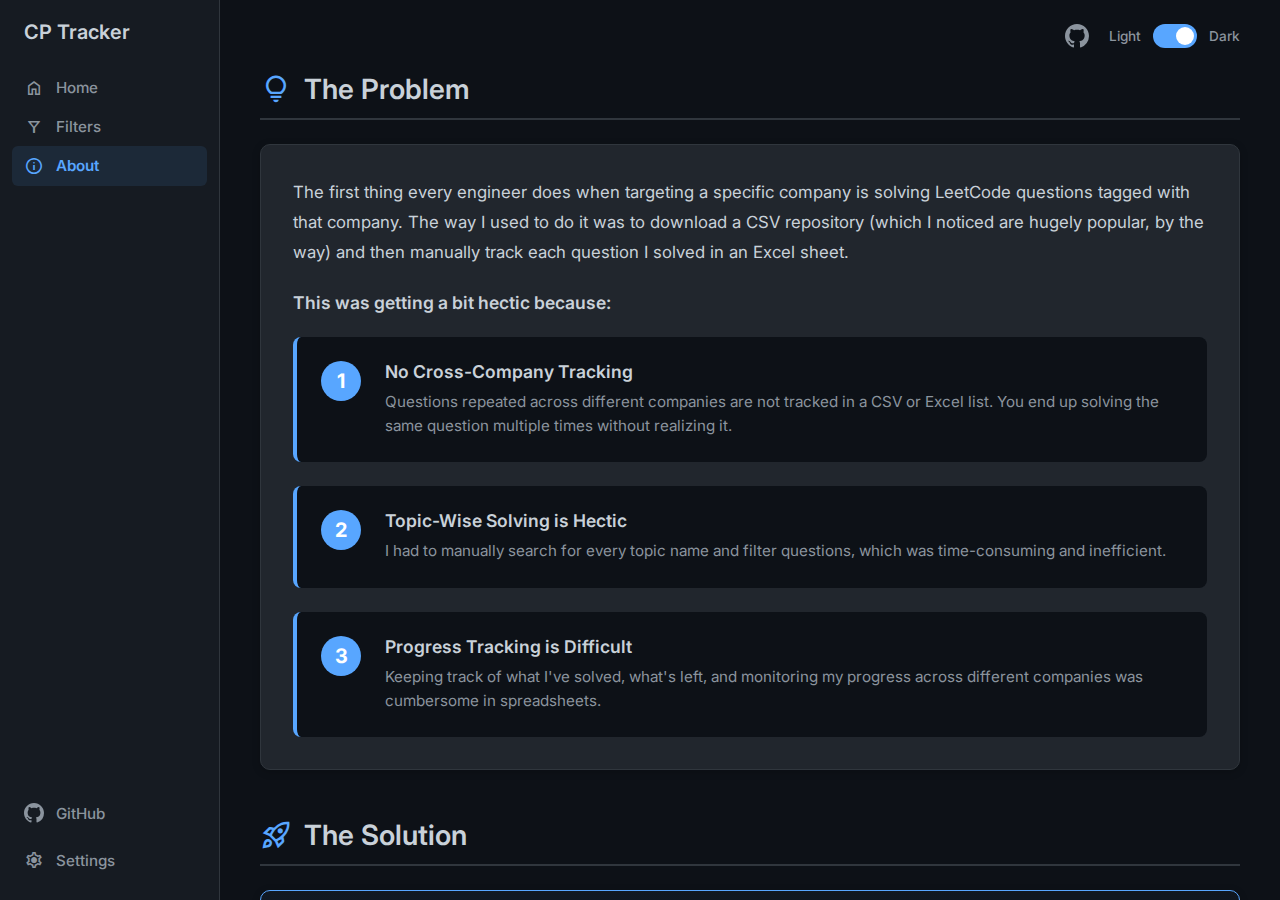
<file: frontend/about.html>
<!DOCTYPE html>
<html lang="en">
<head>
    <meta charset="UTF-8">
    <meta name="viewport" content="width=device-width, initial-scale=1.0">
    <title>CP Tracker - About</title>
    <link rel="stylesheet" href="index.css">
    <link rel="stylesheet" href="about.css">
    <link rel="preconnect" href="https://fonts.googleapis.com">
    <link rel="preconnect" href="https://fonts.gstatic.com" crossorigin>
    <link href="https://fonts.googleapis.com/css2?family=Inter:wght@400;500;600&display=swap" rel="stylesheet">
    <link rel="stylesheet" href="https://fonts.googleapis.com/css2?family=Material+Symbols+Outlined:opsz,wght,FILL,GRAD@24,400,0,0" />
    <script src="common.js"></script>
    <script src="about.js" defer></script>
</head>
<body class="dark-mode">

    <div class="page-container">
        <!-- Sidebar will be inserted here by common.js -->
        
        <main class="main-content">
            <header class="main-header">
                <!-- Header right section will be inserted here by common.js -->
            </header>

            <!-- The Problem Section -->
            <section class="about-section problem-section">
                <h3 class="section-title">
                    <span class="material-symbols-outlined">lightbulb</span>
                    The Problem
                </h3>
                <div class="content-card">
                    <p class="lead-text">
                        The first thing every engineer does when targeting a specific company is solving 
                        LeetCode questions tagged with that company. The way I used to do it was to download 
                        a CSV repository (which I noticed are hugely popular, by the way) and then manually 
                        track each question I solved in an Excel sheet.
                    </p>
                    <p class="transition-text">This was getting a bit hectic because:</p>
                    <div class="problem-list">
                        <div class="problem-item">
                            <div class="problem-number">1</div>
                            <div class="problem-content">
                                <h4>No Cross-Company Tracking</h4>
                                <p>Questions repeated across different companies are not tracked in a CSV or Excel list. 
                                   You end up solving the same question multiple times without realizing it.</p>
                            </div>
                        </div>
                        <div class="problem-item">
                            <div class="problem-number">2</div>
                            <div class="problem-content">
                                <h4>Topic-Wise Solving is Hectic</h4>
                                <p>I had to manually search for every topic name and filter questions, 
                                   which was time-consuming and inefficient.</p>
                            </div>
                        </div>
                        <div class="problem-item">
                            <div class="problem-number">3</div>
                            <div class="problem-content">
                                <h4>Progress Tracking is Difficult</h4>
                                <p>Keeping track of what I've solved, what's left, and monitoring my progress 
                                   across different companies was cumbersome in spreadsheets.</p>
                            </div>
                        </div>
                    </div>
                </div>
            </section>

            <!-- The Solution Section -->
            <section class="about-section solution-section">
                <h3 class="section-title">
                    <span class="material-symbols-outlined">rocket_launch</span>
                    The Solution
                </h3>
                <div class="content-card solution-card">
                    <p class="lead-text">
                        This website was specifically made to tackle these issues and make your interview 
                        preparation <strong>smoother, more organized, and more effective</strong>.
                    </p>
                    <div class="features-grid">
                        <div class="feature-item">
                            <span class="material-symbols-outlined feature-icon">check_circle</span>
                            <h4>Smart Tracking</h4>
                            <p>Track your progress across multiple companies in one place</p>
                        </div>
                        <div class="feature-item">
                            <span class="material-symbols-outlined feature-icon">filter_alt</span>
                            <h4>Easy Filtering</h4>
                            <p>Filter by topics, difficulty, and time periods effortlessly</p>
                        </div>
                        <div class="feature-item">
                            <span class="material-symbols-outlined feature-icon">bookmark</span>
                            <h4>Personal Notes</h4>
                            <p>Flag questions and add your own notes for future reference</p>
                        </div>
                        <div class="feature-item">
                            <span class="material-symbols-outlined feature-icon">trending_up</span>
                            <h4>Visual Progress</h4>
                            <p>See your progress visually with intuitive checkmarks and stats</p>
                        </div>
                    </div>
                </div>
            </section>

            <!-- Contributors Section -->
            <section class="about-section contributors-section">
                <h3 class="section-title">
                    <span class="material-symbols-outlined">group</span>
                    Contributors
                </h3>
                <div class="content-card">
                    <p class="lead-text" style="text-align: center; margin-bottom: 2rem;">
                        Meet the amazing people who have contributed to CP Tracker
                    </p>
                    <div class="contributors-grid">
                        <div class="contributor-card">
                            <div class="contributor-avatar">
                                <span class="material-symbols-outlined">person</span>
                            </div>
                            <h4 class="contributor-name">Rohit Kumar Reddy</h4>
                            <p class="contributor-role">Backend and Frontend</p>
                            <div class="contributor-links">
                                <a href="hhttps://www.linkedin.com/in/bannuru-rohit-kumar-reddy-92365a250/" target="_blank" class="contributor-link" title="LinkedIn">
                                    <svg width="20" height="20" viewBox="0 0 24 24" fill="currentColor">
                                        <path d="M20.447 20.452h-3.554v-5.569c0-1.328-.027-3.037-1.852-3.037-1.853 0-2.136 1.445-2.136 2.939v5.667H9.351V9h3.414v1.561h.046c.477-.9 1.637-1.85 3.37-1.85 3.601 0 4.267 2.37 4.267 5.455v6.286zM5.337 7.433c-1.144 0-2.063-.926-2.063-2.065 0-1.138.92-2.063 2.063-2.063 1.14 0 2.064.925 2.064 2.063 0 1.139-.925 2.065-2.064 2.065zm1.782 13.019H3.555V9h3.564v11.452zM22.225 0H1.771C.792 0 0 .774 0 1.729v20.542C0 23.227.792 24 1.771 24h20.451C23.2 24 24 23.227 24 22.271V1.729C24 .774 23.2 0 22.222 0h.003z"/>
                                    </svg>
                                </a>
                                <a href="https://github.com/br0hit" target="_blank" class="contributor-link" title="GitHub">
                                    <svg width="20" height="20" viewBox="0 0 16 16" fill="currentColor">
                                        <path d="M8 0C3.58 0 0 3.58 0 8c0 3.54 2.29 6.53 5.47 7.59.4.07.55-.17.55-.38 0-.19-.01-.82-.01-1.49-2.01.37-2.53-.49-2.69-.94-.09-.23-.48-.94-.82-1.13-.28-.15-.68-.52-.01-.53.63-.01 1.08.58 1.23.82.72 1.21 1.87.87 2.33.66.07-.52.28-.87.51-1.07-1.78-.2-3.64-.89-3.64-3.95 0-.87.31-1.59.82-2.15-.08-.2-.36-1.02.08-2.12 0 0 .67-.21 2.2.82.64-.18 1.32-.27 2-.27.68 0 1.36.09 2 .27 1.53-1.04 2.2-.82 2.2-.82.44 1.1.16 1.92.08 2.12.51.56.82 1.27.82 2.15 0 3.07-1.87 3.75-3.65 3.95.29.25.54.73.54 1.48 0 1.07-.01 1.93-.01 2.2 0 .21.15.46.55.38A8.013 8.013 0 0016 8c0-4.42-3.58-8-8-8z"/>
                                    </svg>
                                </a>
                            </div>
                        </div>
                        <div class="contributor-card">
                            <div class="contributor-avatar">
                                <span class="material-symbols-outlined">person</span>
                            </div>
                            <h4 class="contributor-name">Sreekar</h4>
                            <p class="contributor-role">Frontend</p>
                            <div class="contributor-links">
                                <a href="https://www.linkedin.com/in/sreekarvjenpnr/" target="_blank" class="contributor-link" title="LinkedIn">
                                    <svg width="20" height="20" viewBox="0 0 24 24" fill="currentColor">
                                        <path d="M20.447 20.452h-3.554v-5.569c0-1.328-.027-3.037-1.852-3.037-1.853 0-2.136 1.445-2.136 2.939v5.667H9.351V9h3.414v1.561h.046c.477-.9 1.637-1.85 3.37-1.85 3.601 0 4.267 2.37 4.267 5.455v6.286zM5.337 7.433c-1.144 0-2.063-.926-2.063-2.065 0-1.138.92-2.063 2.063-2.063 1.14 0 2.064.925 2.064 2.063 0 1.139-.925 2.065-2.064 2.065zm1.782 13.019H3.555V9h3.564v11.452zM22.225 0H1.771C.792 0 0 .774 0 1.729v20.542C0 23.227.792 24 1.771 24h20.451C23.2 24 24 23.227 24 22.271V1.729C24 .774 23.2 0 22.222 0h.003z"/>
                                    </svg>
                                </a>
                                <a href="https://github.com/sreekarvjenr" target="_blank" class="contributor-link" title="GitHub">
                                    <svg width="20" height="20" viewBox="0 0 16 16" fill="currentColor">
                                        <path d="M8 0C3.58 0 0 3.58 0 8c0 3.54 2.29 6.53 5.47 7.59.4.07.55-.17.55-.38 0-.19-.01-.82-.01-1.49-2.01.37-2.53-.49-2.69-.94-.09-.23-.48-.94-.82-1.13-.28-.15-.68-.52-.01-.53.63-.01 1.08.58 1.23.82.72 1.21 1.87.87 2.33.66.07-.52.28-.87.51-1.07-1.78-.2-3.64-.89-3.64-3.95 0-.87.31-1.59.82-2.15-.08-.2-.36-1.02.08-2.12 0 0 .67-.21 2.2.82.64-.18 1.32-.27 2-.27.68 0 1.36.09 2 .27 1.53-1.04 2.2-.82 2.2-.82.44 1.1.16 1.92.08 2.12.51.56.82 1.27.82 2.15 0 3.07-1.87 3.75-3.65 3.95.29.25.54.73.54 1.48 0 1.07-.01 1.93-.01 2.2 0 .21.15.46.55.38A8.013 8.013 0 0016 8c0-4.42-3.58-8-8-8z"/>
                                    </svg>
                                </a>
                            </div>
                        </div>
                    </div>
                </div>
            </section>

            <!-- Call to Action Section -->
            <section class="about-section cta-section">
                <div class="cta-card">
                    <h3 class="cta-title">
                        <span class="material-symbols-outlined">favorite</span>
                        Thank You for Using CP Tracker!
                    </h3>
                    <p class="cta-text">
                        Your support means the world to me! If you find this website helpful, please consider 
                        contributing to make it even better. Every contribution, no matter how small, helps keep 
                        me motivated to add more features and improvements.
                    </p>
                    <div class="cta-buttons">
                        <a href="https://github.com/br0hit/companyq" target="_blank" class="cta-button primary">
                            <svg class="button-icon" viewBox="0 0 16 16" width="20" height="20" fill="currentColor">
                                <path d="M8 0C3.58 0 0 3.58 0 8c0 3.54 2.29 6.53 5.47 7.59.4.07.55-.17.55-.38 0-.19-.01-.82-.01-1.49-2.01.37-2.53-.49-2.69-.94-.09-.23-.48-.94-.82-1.13-.28-.15-.68-.52-.01-.53.63-.01 1.08.58 1.23.82.72 1.21 1.87.87 2.33.66.07-.52.28-.87.51-1.07-1.78-.2-3.64-.89-3.64-3.95 0-.87.31-1.59.82-2.15-.08-.2-.36-1.02.08-2.12 0 0 .67-.21 2.2.82.64-.18 1.32-.27 2-.27.68 0 1.36.09 2 .27 1.53-1.04 2.2-.82 2.2-.82.44 1.1.16 1.92.08 2.12.51.56.82 1.27.82 2.15 0 3.07-1.87 3.75-3.65 3.95.29.25.54.73.54 1.48 0 1.07-.01 1.93-.01 2.2 0 .21.15.46.55.38A8.013 8.013 0 0016 8c0-4.42-3.58-8-8-8z"/>
                            </svg>
                            Star on GitHub
                        </a>
                        <a href="https://github.com/br0hit/companyq" target="_blank" class="cta-button secondary">
                            <span class="material-symbols-outlined button-icon">code</span>
                            Contribute
                        </a>
                    </div>
                    <p class="cta-subtext">
                        <span class="material-symbols-outlined">info</span>
                        Starring the repo helps increase visibility and reach more users who can benefit from this tool!
                    </p>
                </div>
            </section>

            <!-- Footer Section -->
            <section class="about-section footer-section">
                <div class="footer-content">
                    <p>Made with <span class="material-symbols-outlined heart-icon">favorite</span> by Rohit</p>
                    <p class="footer-links">
                        <a href="https://github.com/br0hit/companyq" target="_blank">GitHub</a>
                        <span class="separator">•</span>
                        <a href="https://github.com/br0hit/companyq/issues" target="_blank">Report Issues</a>
                    </p>
                </div>
            </section>
        </main>
    </div>

    <!-- Settings modal will be inserted here by common.js -->

</body>
</html>
</file>
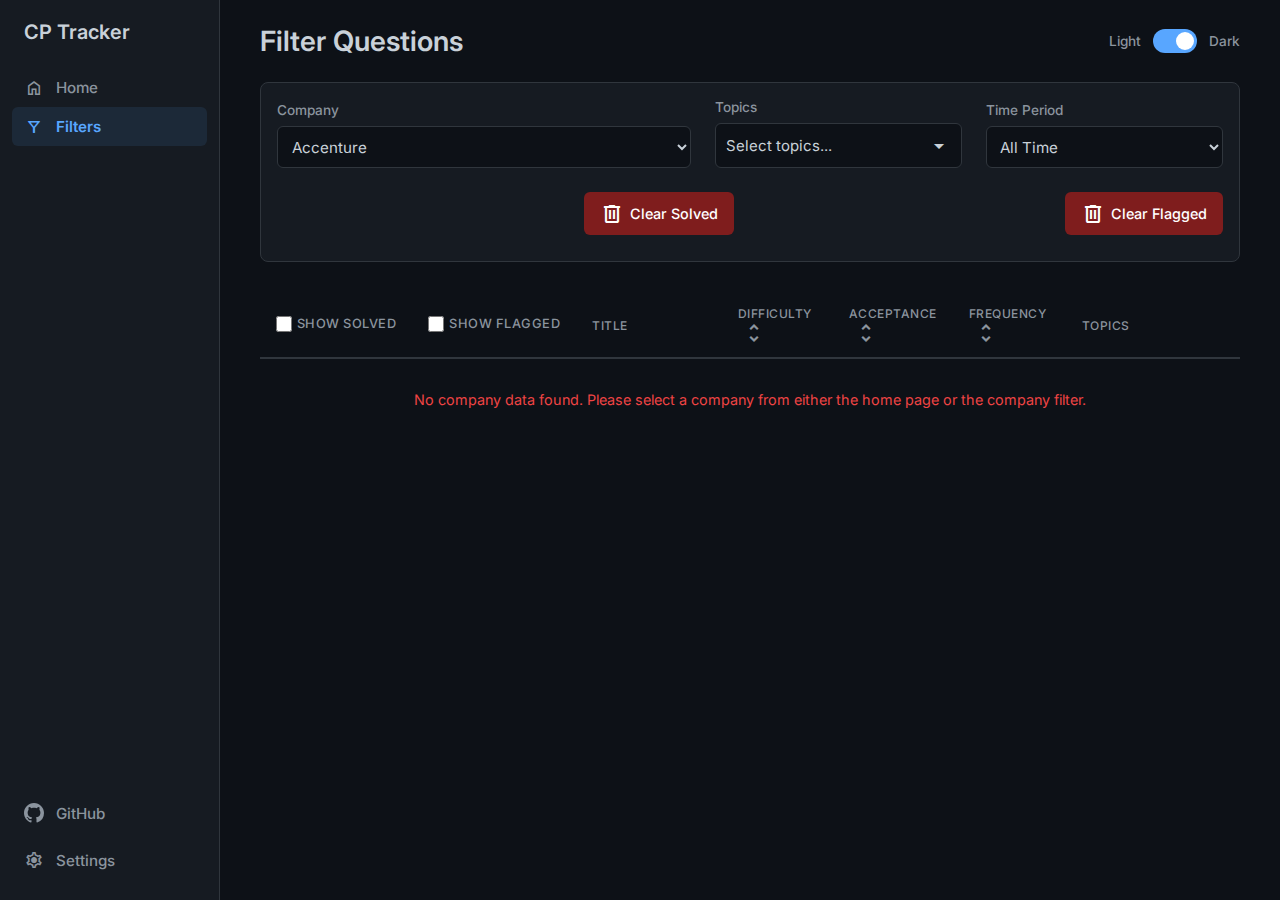
<file: frontend/filters.html>
<!DOCTYPE html>
<html lang="en">
<head>
    <meta charset="UTF-8">
    <meta name="viewport" content="width=device-width, initial-scale=1.0">
    <title>CP Tracker - Filters</title>
    <link rel="stylesheet" href="style.css">
    <link rel="stylesheet" href="filters.css">
    <link rel="preconnect" href="https://fonts.googleapis.com">
    <link rel="preconnect" href="https://fonts.gstatic.com" crossorigin>
    <link href="https://fonts.googleapis.com/css2?family=Inter:wght@400;500;600&display=swap" rel="stylesheet">
    <link rel="stylesheet" href="https://fonts.googleapis.com/css2?family=Material+Symbols+Outlined:opsz,wght,FILL,GRAD@24,400,0,0" />
    <script src="filters.js" defer></script>
</head>
<body class="dark-mode">

    <div class="page-container">
        <nav class="sidebar">
            <div class="sidebar-header">
                <h1>CP Tracker</h1>
            </div>
            <ul class="nav-links">
                <li><a href="/home"><span class="material-symbols-outlined">home</span> Home</a></li>
                <li><a href="/filters" class="active"><span class="material-symbols-outlined">filter_alt</span> Filters</a></li>
            </ul>
            <div class="sidebar-footer">
                <a href="https://github.com/br0hit/companyq" target="_blank" class="sidebar-link">
                    <svg class="github-icon" viewBox="0 0 16 16" width="20" height="20" fill="currentColor">
                        <path d="M8 0C3.58 0 0 3.58 0 8c0 3.54 2.29 6.53 5.47 7.59.4.07.55-.17.55-.38 0-.19-.01-.82-.01-1.49-2.01.37-2.53-.49-2.69-.94-.09-.23-.48-.94-.82-1.13-.28-.15-.68-.52-.01-.53.63-.01 1.08.58 1.23.82.72 1.21 1.87.87 2.33.66.07-.52.28-.87.51-1.07-1.78-.2-3.64-.89-3.64-3.95 0-.87.31-1.59.82-2.15-.08-.2-.36-1.02.08-2.12 0 0 .67-.21 2.2.82.64-.18 1.32-.27 2-.27.68 0 1.36.09 2 .27 1.53-1.04 2.2-.82 2.2-.82.44 1.1.16 1.92.08 2.12.51.56.82 1.27.82 2.15 0 3.07-1.87 3.75-3.65 3.95.29.25.54.73.54 1.48 0 1.07-.01 1.93-.01 2.2 0 .21.15.46.55.38A8.013 8.013 0 0016 8c0-4.42-3.58-8-8-8z"/>
                    </svg>
                    GitHub
                </a>
                <button id="settings-btn" class="settings-btn">
                    <span class="material-symbols-outlined">settings</span> Settings
                </button>
            </div>
        </nav>

        <main class="main-content">
            <header class="main-header">
                <h2>Filter Questions</h2>
                <div class="theme-switcher">
                    <span class="mode-text">Light</span>
                    <label class="switch">
                        <input type="checkbox" id="theme-toggle">
                        <span class="slider"></span>
                    </label>
                    <span class="mode-text">Dark</span>
                </div>
            </header>

            <section class="filter-controls">
                <div class="filter-group">
                    <label for="filter-company">Company</label>
                    <select id="filter-company">
                        <option value="all">All Companies</option>
                    </select>
                </div>
                <div class="filter-group">
                    <label>Topics</label>
                    <div class="custom-multiselect">
                        <div class="select-box" id="topic-select-box">
                            <span id="topic-select-text">Select topics...</span>
                            <span class="material-symbols-outlined">arrow_drop_down</span>
                        </div>
                        <div id="topics-dropdown" class="topics-dropdown"></div>
                    </div>
                </div>
                 <div class="filter-group">
                    <label for="filter-time">Time Period</label>
                    <select id="filter-time">
                        <option value="all">All Time</option>
                        <option value="1">Last 30 Days</option>
                        <option value="2">Last 2 Months</option>
                        <option value="3">Last 3 Months</option>
                    </select>
                </div>
                <div class="filter-group checkbox-group">
                    <button id="clear-solved-btn" class="clear-data-btn">
                        <span class="material-symbols-outlined">delete</span>
                        Clear Solved
                    </button>
                </div>
                <div class="filter-group checkbox-group">
                    <button id="clear-flagged-btn" class="clear-data-btn">
                        <span class="material-symbols-outlined">delete</span>
                        Clear Flagged
                    </button>
                </div>
            </section>

            <section class="question-list">
                <table>
                    <thead>
                        <tr>
                            <th class="col-solved">
                            <label class="checkbox-header">
                                <input type="checkbox" id="filter-solved-header">
                                <span>Show Solved</span>
                            </label>
                            </th>
                            <th class="col-flag">
                            <label class="checkbox-header">
                                <input type="checkbox" id="filter-flagged-header">
                                <span>Show Flagged</span>
                            </label>
                            </th>
                            <th class="col-title">Title</th>

                            <th class="col-difficulty sortable" data-sort="difficulty">
                                Difficulty
                                <span class="material-symbols-outlined sort-icon-combined" data-sort-icon>unfold_more</span>
                            </th>
                            <th class="col-acceptance sortable" data-sort="acceptance">
                                Acceptance
                                <span class="material-symbols-outlined sort-icon-combined" data-sort-icon>unfold_more</span>
                            </th>
                            <th class="col-frequency sortable" data-sort="frequency">
                                Frequency
                                <span class="material-symbols-outlined sort-icon-combined" data-sort-icon>unfold_more</span>
                            </th>
                            <th class="col-topics">Topics</th>
                        </tr>
                    </thead>


                    <tbody id="question-table-body"></tbody>
                </table>
            </section>
            
            <section class="pagination-container" id="pagination-container">
                <div class="page-size-selector">
                    <label for="page-size">Rows per page:</label>
                    <select id="page-size">
                        <option value="10">10</option>
                        <option value="25" selected>25</option>
                        <option value="50">50</option>
                        <option value="100">100</option>
                    </select>
                </div>
                <div class="page-navigation" id="page-navigation"></div>
            </section>
        </main>
    </div>
    <div id="settings-modal" class="modal-overlay hidden">
        <div class="modal-content">
            <h3>Settings</h3>
            <ul class="settings-menu">
                <li>
                    <button id="delete-data-btn" class="delete-button">
                        <span class="material-symbols-outlined">delete_forever</span>
                        Delete all user data
                    </button>
                </li>
            </ul>
        </div>
    </div>

    <div id="comment-modal" class="modal-overlay hidden">
        <div class="modal-content">
            <h3>Add/Edit Note</h3>
            <p id="modal-question-title" class="modal-question-title"></p>
            <textarea id="comment-textarea" placeholder="Add your notes here..."></textarea>
            <div class="modal-actions">
                <button id="cancel-comment-btn" class="button-secondary">Cancel</button>
                <button id="save-comment-btn" class="button-primary">Save Note</button>
            </div>
        </div>
    </div>

</body>
</html>
</file>
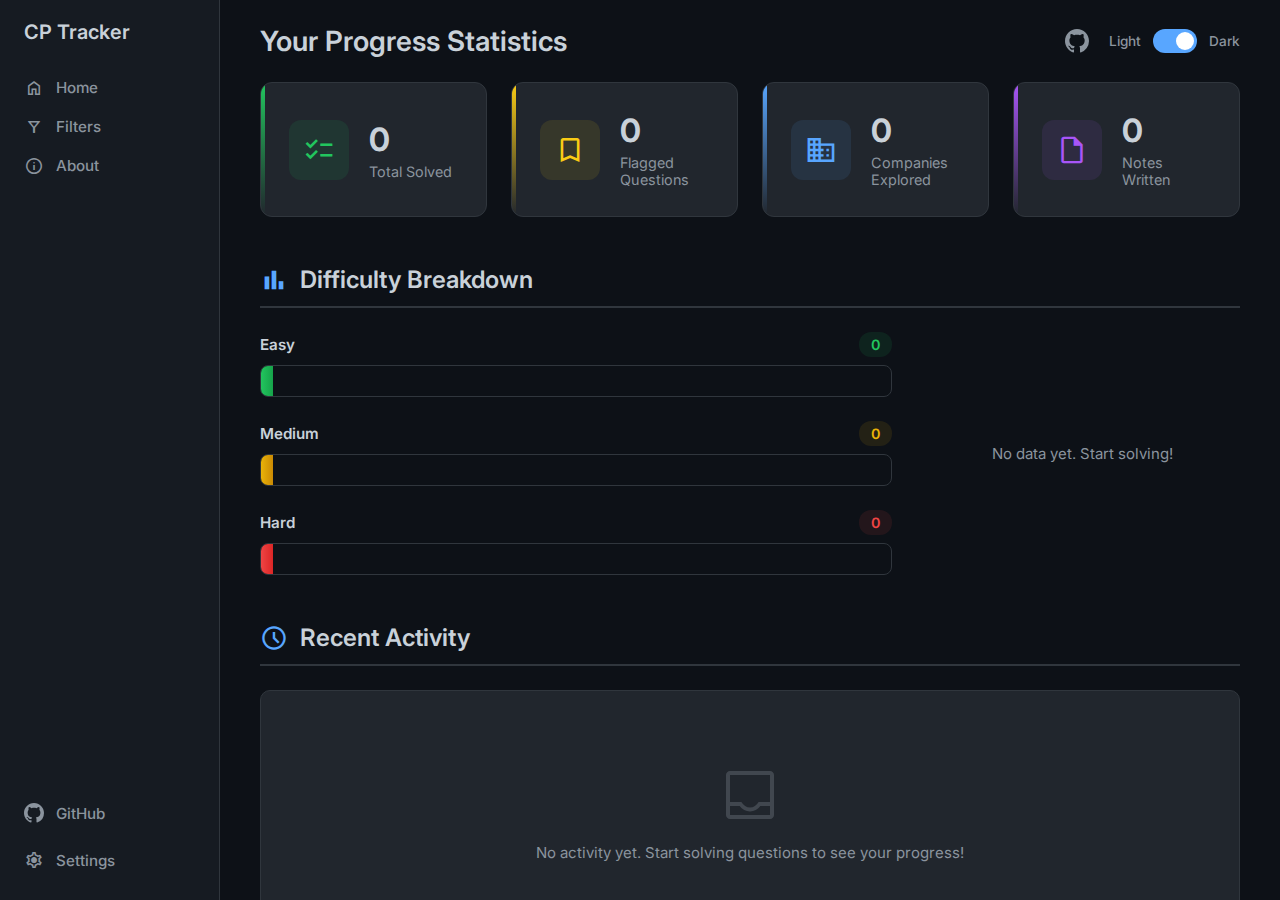
<file: frontend/stats.html>
<!DOCTYPE html>
<html lang="en">
<head>
    <meta charset="UTF-8">
    <meta name="viewport" content="width=device-width, initial-scale=1.0">
    <title>CP Tracker - Statistics</title>
    <link rel="stylesheet" href="index.css">
    <link rel="stylesheet" href="stats.css">
    <link rel="preconnect" href="https://fonts.googleapis.com">
    <link rel="preconnect" href="https://fonts.gstatic.com" crossorigin>
    <link href="https://fonts.googleapis.com/css2?family=Inter:wght@400;500;600&display=swap" rel="stylesheet">
    <link rel="stylesheet" href="https://fonts.googleapis.com/css2?family=Material+Symbols+Outlined:opsz,wght,FILL,GRAD@24,400,0,0" />
    <script src="common.js"></script>
    <script src="stats.js" defer></script>
</head>
<body class="dark-mode">

    <div class="page-container">
        <!-- Sidebar will be inserted here by common.js -->
        
        <main class="main-content">
            <header class="main-header">
                <h2>Your Progress Statistics</h2>
                <!-- Header right section will be inserted here by common.js -->
            </header>

            <!-- Summary Cards Section -->
            <section class="stats-section summary-section">
                <div class="stats-grid">
                    <div class="stat-card total-card">
                        <div class="stat-icon">
                            <span class="material-symbols-outlined">checklist</span>
                        </div>
                        <div class="stat-content">
                            <h3 id="total-solved">0</h3>
                            <p>Total Solved</p>
                        </div>
                    </div>
                    <div class="stat-card flagged-card">
                        <div class="stat-icon">
                            <span class="material-symbols-outlined">bookmark</span>
                        </div>
                        <div class="stat-content">
                            <h3 id="total-flagged">0</h3>
                            <p>Flagged Questions</p>
                        </div>
                    </div>
                    <div class="stat-card companies-card">
                        <div class="stat-icon">
                            <span class="material-symbols-outlined">business</span>
                        </div>
                        <div class="stat-content">
                            <h3 id="companies-explored">0</h3>
                            <p>Companies Explored</p>
                        </div>
                    </div>
                    <div class="stat-card notes-card">
                        <div class="stat-icon">
                            <span class="material-symbols-outlined">note</span>
                        </div>
                        <div class="stat-content">
                            <h3 id="total-notes">0</h3>
                            <p>Notes Written</p>
                        </div>
                    </div>
                </div>
            </section>

            <!-- Difficulty Breakdown Section -->
            <section class="stats-section difficulty-section">
                <h3 class="section-title">
                    <span class="material-symbols-outlined">bar_chart</span>
                    Difficulty Breakdown
                </h3>
                <div class="chart-container">
                    <div class="difficulty-chart">
                        <div class="difficulty-bar easy-bar">
                            <div class="bar-label">
                                <span class="difficulty-name">Easy</span>
                                <span class="difficulty-count" id="easy-count">0</span>
                            </div>
                            <div class="bar-wrapper">
                                <div class="bar-fill" id="easy-bar" data-percentage="0"></div>
                            </div>
                        </div>
                        <div class="difficulty-bar medium-bar">
                            <div class="bar-label">
                                <span class="difficulty-name">Medium</span>
                                <span class="difficulty-count" id="medium-count">0</span>
                            </div>
                            <div class="bar-wrapper">
                                <div class="bar-fill" id="medium-bar" data-percentage="0"></div>
                            </div>
                        </div>
                        <div class="difficulty-bar hard-bar">
                            <div class="bar-label">
                                <span class="difficulty-name">Hard</span>
                                <span class="difficulty-count" id="hard-count">0</span>
                            </div>
                            <div class="bar-wrapper">
                                <div class="bar-fill" id="hard-bar" data-percentage="0"></div>
                            </div>
                        </div>
                    </div>
                    <div class="difficulty-pie" id="difficulty-pie">
                        <!-- Pie chart will be generated here -->
                    </div>
                </div>
            </section>

            <!-- Recent Activity Section -->
            <section class="stats-section activity-section">
                <h3 class="section-title">
                    <span class="material-symbols-outlined">schedule</span>
                    Recent Activity
                </h3>
                <div class="activity-card">
                    <div id="activity-content" class="activity-content">
                        <!-- Activity items will be generated here -->
                    </div>
                </div>
            </section>

            <!-- Top Topics Section -->
            <section class="stats-section topics-section">
                <h3 class="section-title">
                    <span class="material-symbols-outlined">category</span>
                    Most Solved Topics
                </h3>
                <div class="topics-container" id="topics-container">
                    <!-- Topic tags will be generated here -->
                </div>
            </section>

            <!-- Flagged Questions Section -->
            <section class="stats-section flagged-section">
                <h3 class="section-title">
                    <span class="material-symbols-outlined">bookmark</span>
                    Your Flagged Questions
                </h3>
                <div class="flagged-container" id="flagged-container">
                    <!-- Flagged questions list will be generated here -->
                </div>
            </section>
        </main>
    </div>

    <!-- Settings modal will be inserted here by common.js -->

</body>
</html>
</file>
<file: frontend/index.css>
/* ===== GLOBAL STYLES & VARIABLES ===== */
:root {
    /* Light Mode Colors */
    --bg-color: #f8f9fa;
    --sidebar-bg: #ffffff;
    --main-bg: #ffffff;
    --text-color: #212529;
    --text-muted: #6c757d;
    --border-color: #dee2e6;
    --primary-color: #007bff;
    --primary-hover-bg: #e7f5ff;
    --cell-bg: #ffffff;
    --cell-hover-border: #007bff;
    --shadow-color: rgba(0, 0, 0, 0.05);
}

body.dark-mode {
    /* Dark Mode Colors (Programmer/IDE Theme) */
    --bg-color: #0d1117; /* GitHub Dark Background */
    --sidebar-bg: #161b22; /* Slightly Lighter Background */
    --main-bg: #161b22;
    --text-color: #c9d1d9; /* Softer White Text */
    --text-muted: #8b949e; /* Muted Grey Text */
    --border-color: #30363d;
    --primary-color: #58a6ff; /* Bright Blue Accent */
    --primary-hover-bg: rgba(88, 166, 255, 0.1); /* Subtle Blue Glow */
    --cell-bg: #21262d;
    --cell-hover-border: #58a6ff;
    --shadow-color: rgba(0, 0, 0, 0.2);
}

* {
    margin: 0;
    padding: 0;
    box-sizing: border-box;
}

body {
    font-family: 'Inter', sans-serif;
    background-color: var(--bg-color);
    color: var(--text-color);
    font-size: 15px;
    transition: background-color 0.3s ease, color 0.3s ease;
    -webkit-font-smoothing: antialiased;
    -moz-osx-font-smoothing: grayscale;
    text-rendering: optimizeLegibility;
}

.page-container {
    display: flex;
    min-height: 100vh;
    max-height: 100vh;
    overflow: hidden;
}

/* ===== SIDEBAR STYLES ===== */
.sidebar {
    width: 220px;
    background-color: var(--sidebar-bg);
    border-right: 1px solid var(--border-color);
    display: flex;
    flex-direction: column;
    padding: 1.25rem 0.75rem;
    transition: background-color 0.3s ease, border-color 0.3s ease;
    flex-shrink: 0;
    height: 100vh;
    position: sticky;
    top: 0;
    overflow-y: auto;
}

.sidebar-header h1 {
    font-size: 1.25rem;
    font-weight: 600;
    color: var(--text-color);
    padding: 0 0.75rem;
}

.nav-links {
    list-style: none;
    margin-top: 1.5rem;
}

.nav-links li a, .sidebar-footer a {
    display: flex;
    align-items: center;
    padding: 0.6rem 0.75rem;
    text-decoration: none;
    color: var(--text-muted);
    border-radius: 6px;
    font-weight: 500;
    font-size: 0.95rem;
    transition: color 0.2s ease, background-color 0.2s ease;
}

.nav-links li a .material-symbols-outlined,
.sidebar-footer a .material-symbols-outlined {
    margin-right: 0.75rem;
    font-size: 1.25rem;
}

.nav-links li a:hover, .sidebar-footer a:hover {
    background-color: var(--primary-hover-bg);
    color: var(--primary-color);
}

.nav-links li a.active {
    background-color: var(--primary-hover-bg);
    color: var(--primary-color);
    font-weight: 600;
}

.sidebar-footer {
    margin-top: auto;
}

.sidebar-footer .sidebar-link {
    display: flex;
    align-items: center;
    padding: 0.6rem 0.75rem;
    text-decoration: none;
    color: var(--text-muted);
    border-radius: 6px;
    font-weight: 500;
    font-size: 0.95rem;
    transition: color 0.2s ease, background-color 0.2s ease;
    margin-bottom: 0.5rem;
}

.sidebar-footer .sidebar-link:hover {
    background-color: var(--primary-hover-bg);
    color: var(--primary-color);
}

.github-icon {
    margin-right: 0.75rem;
    flex-shrink: 0;
    min-width: 20px;
}

/* ===== MAIN CONTENT STYLES ===== */
.main-content {
    flex-grow: 1;
    padding: 1.5rem 2.5rem;
    overflow-y: auto;
    height: 100vh;
}

.main-header {
    display: flex;
    justify-content: flex-end;
    align-items: center;
    margin-bottom: 1.5rem;
}

.header-right {
    display: flex;
    align-items: center;
    gap: 1.25rem;
}

.header-github-link {
    display: flex;
    align-items: center;
    color: var(--text-muted);
    transition: color 0.2s ease, transform 0.2s ease;
    text-decoration: none;
}

.header-github-link:hover {
    color: var(--primary-color);
    transform: scale(1.1);
}

.header-github-icon {
    width: 24px;
    height: 24px;
}

.search-container {
    display: flex;
    align-items: center;
    background-color: var(--bg-color);
    border: 1px solid var(--border-color);
    border-radius: 6px;
    padding: 0 0.6rem;
    width: 100%;
    max-width: 100%;
    margin-bottom: 1rem;
    transition: border-color 0.2s, box-shadow 0.2s;
}

.search-container:focus-within {
    border-color: var(--primary-color);
    box-shadow: 0 0 0 3px var(--primary-hover-bg);
}

.search-container .material-symbols-outlined {
    color: var(--text-muted);
}

#search-company {
    width: 100%;
    border: none;
    outline: none;
    padding: 0.6rem 0.5rem;
    background-color: transparent;
    color: var(--text-color);
    font-size: 0.95rem;
}

/* ===== THEME SWITCHER STYLES ===== */
.theme-switcher {
    display: flex;
    align-items: center;
    gap: 0.75rem;
}
.mode-text {
    font-weight: 500;
    color: var(--text-muted);
    font-size: 0.85rem;
}
.switch {
    position: relative;
    display: inline-block;
    width: 44px;
    height: 24px;
}
.switch input { opacity: 0; width: 0; height: 0; }
.slider {
    position: absolute;
    cursor: pointer;
    top: 0;
    left: 0;
    right: 0;
    bottom: 0;
    background-color: #ccc;
    transition: .3s;
    border-radius: 24px;
}
.slider:before {
    position: absolute;
    content: "";
    height: 18px;
    width: 18px;
    left: 3px;
    bottom: 3px;
    background-color: white;
    transition: .3s;
    border-radius: 50%;
}
input:checked + .slider { background-color: var(--primary-color); }
input:checked + .slider:before { transform: translateX(20px); }

/* ===== COMPANY SECTION STYLES ===== */
.company-section {
    margin-bottom: 3rem;
}

/* ===== SECTION TITLES (MATCHING ABOUT PAGE) ===== */
.section-title {
    display: flex;
    align-items: center;
    gap: 0.75rem;
    font-size: 1.75rem;
    font-weight: 600;
    margin-bottom: 1.5rem;
    color: var(--text-color);
    padding-bottom: 0.75rem;
    border-bottom: 2px solid var(--border-color);
}

.section-title .material-symbols-outlined {
    font-size: 2rem;
    color: var(--primary-color);
}

.company-section h2 {
    display: flex;
    align-items: center;
    gap: 0.75rem;
}

.info-icon {
    display: inline-flex;
    align-items: center;
    justify-content: center;
    width: 20px;
    height: 20px;
    border-radius: 50%;
    background-color: var(--primary-color);
    color: white;
    cursor: help;
    transition: transform 0.2s ease, background-color 0.2s ease;
    position: relative;
}

.info-icon .material-symbols-outlined {
    font-size: 16px;
    color: white;
}

.info-icon:hover {
    transform: scale(1.1);
}

.info-tooltip {
    visibility: hidden;
    opacity: 0;
    position: absolute;
    top: 100%;
    left: 50%;
    transform: translateX(-50%) translateY(8px);
    background-color: var(--sidebar-bg);
    color: var(--text-color);
    padding: 0.75rem 1rem;
    border-radius: 6px;
    border: 1px solid var(--border-color);
    box-shadow: 0 4px 12px var(--shadow-color);
    font-size: 0.85rem;
    font-weight: 400;
    white-space: normal;
    width: 280px;
    text-align: left;
    z-index: 100;
    transition: opacity 0.2s ease, visibility 0.2s ease;
    pointer-events: none;
}

.info-tooltip::after {
    content: '';
    position: absolute;
    bottom: 100%;
    left: 50%;
    transform: translateX(-50%);
    border: 6px solid transparent;
    border-bottom-color: var(--border-color);
}

.info-icon:hover .info-tooltip {
    visibility: visible;
    opacity: 1;
}

.company-grid {
    display: grid;
    grid-template-columns: repeat(auto-fill, minmax(160px, 1fr));
    gap: 1.25rem;
}

.company-cell {
    background-color: var(--cell-bg);
    border: 1px solid var(--border-color);
    border-radius: 6px;
    padding: 1.5rem 1rem;
    text-align: center;
    text-decoration: none;
    color: var(--text-color);
    font-weight: 500;
    font-size: 1rem;
    transition: border-color 0.2s ease, color 0.2s ease;
}

.company-cell:hover {
    border-color: var(--cell-hover-border);
    color: var(--primary-color);
}

/* ===== ALL COMPANIES SECTION STYLES ===== */
.all-companies-section {
    margin-bottom: 3rem;
}

.companies-dropdown {
    background-color: var(--cell-bg);
    border: 1px solid var(--border-color);
    border-radius: 6px;
    max-height: 250px;
    overflow-y: auto;
}

.company-item {
    display: block;
    padding: 0.75rem 1.25rem;
    text-decoration: none;
    color: var(--text-color);
    font-weight: 500;
    font-size: 0.95rem;
    transition: background-color 0.2s ease, color 0.2s ease;
    cursor: pointer;
    border-bottom: 1px solid var(--border-color);
}

.company-item:last-child {
    border-bottom: none;
}

.company-item:hover {
    background-color: var(--primary-hover-bg);
    color: var(--primary-color);
}

.no-results {
    padding: 1.5rem;
    text-align: center;
    color: var(--text-muted);
}

/* ===== HOW TO USE SECTION STYLES ===== */
.how-to-use-section {
    margin-bottom: 2rem;
}

.instruction-card {
    background-color: var(--cell-bg);
    border: 1px solid var(--border-color);
    border-radius: 6px;
    padding: 1.5rem;
}

.instruction-list {
    list-style: none;
    counter-reset: instruction-counter;
    margin: 0;
    padding: 0;
}

.instruction-list > li {
    counter-increment: instruction-counter;
    margin-bottom: 1rem;
    padding-left: 2.5rem;
    position: relative;
    line-height: 1.6;
}

.instruction-list > li:last-child {
    margin-bottom: 0;
}

.instruction-list > li::before {
    content: counter(instruction-counter);
    position: absolute;
    left: 0;
    top: 0;
    background-color: var(--primary-color);
    color: white;
    width: 1.75rem;
    height: 1.75rem;
    border-radius: 50%;
    display: flex;
    align-items: center;
    justify-content: center;
    font-weight: 600;
    font-size: 0.9rem;
}

.time-period-list {
    list-style: disc;
    margin-top: 0.5rem;
    margin-left: 1.5rem;
    color: var(--text-muted);
}

.time-period-list li {
    margin-bottom: 0.25rem;
    line-height: 1.5;
}

/* ===== SIDEBAR BUTTON STYLES ===== */
.settings-btn {
    display: flex;
    align-items: center;
    width: 100%;
    padding: 0.6rem 0.75rem;
    background: none;
    border: none;
    cursor: pointer;
    text-align: left;
    color: var(--text-muted);
    border-radius: 6px;
    font-family: 'Inter', sans-serif;
    font-weight: 500;
    font-size: 0.95rem;
    transition: color 0.2s ease, background-color 0.2s ease;
}

.settings-btn .material-symbols-outlined {
    margin-right: 0.75rem;
    font-size: 1.25rem;
}

.settings-btn:hover {
    background-color: var(--primary-hover-bg);
    color: var(--primary-color);
}

/* ===== MODAL STYLES ===== */
.modal-overlay {
    position: fixed;
    top: 0;
    left: 0;
    width: 100%;
    height: 100%;
    background-color: rgba(0, 0, 0, 0.6);
    display: flex;
    justify-content: center;
    align-items: center;
    z-index: 1000;
    opacity: 1;
    transition: opacity 0.2s ease-in-out;
}

.modal-overlay.hidden {
    opacity: 0;
    pointer-events: none;
}

.modal-content {
    background-color: var(--sidebar-bg);
    padding: 1.5rem;
    border-radius: 8px;
    border: 1px solid var(--border-color);
    width: 90%;
    max-width: 400px;
    box-shadow: 0 5px 15px rgba(0,0,0,0.3);
    transform: scale(1);
    transition: transform 0.2s ease-in-out;
}

.modal-overlay.hidden .modal-content {
    transform: scale(0.95);
}

.modal-content h3 {
    font-size: 1.25rem;
    margin-bottom: 1rem;
    color: var(--text-color);
}

.settings-menu {
    list-style: none;
    margin: 0;
    padding: 0;
}

.delete-button {
    background: none;
    border: 1px solid #ef4444;
    color: #ef4444;
    padding: 0.75rem 1rem;
    width: 100%;
    border-radius: 6px;
    cursor: pointer;
    display: flex;
    align-items: center;
    font-size: 0.95rem;
    font-weight: 500;
    font-family: 'Inter', sans-serif;
    transition: background-color 0.2s, color 0.2s;
}

.delete-button .material-symbols-outlined {
    margin-right: 0.75rem;
}

.delete-button:hover {
    background-color: #ef4444;
    color: #ffffff;
}

/* ===== CALL TO ACTION SECTION ===== */
.cta-section {
    margin-top: 4rem;
    margin-bottom: 3rem;
}

.cta-card {
    background: linear-gradient(135deg, rgba(88, 166, 255, 0.1) 0%, rgba(88, 166, 255, 0.05) 100%);
    border: 1px solid var(--border-color);
    border-radius: 12px;
    padding: 2.5rem;
    text-align: center;
    color: var(--text-color);
    box-shadow: 0 2px 8px var(--shadow-color);
}

body:not(.dark-mode) .cta-card {
    background: linear-gradient(135deg, rgba(0, 123, 255, 0.06) 0%, rgba(0, 123, 255, 0.03) 100%);
    box-shadow: 0 2px 8px rgba(0, 0, 0, 0.05);
}

.cta-title {
    display: flex;
    align-items: center;
    justify-content: center;
    gap: 0.75rem;
    font-size: 1.75rem;
    font-weight: 600;
    margin-bottom: 1.5rem;
    color: var(--text-color);
}

.cta-title .material-symbols-outlined {
    font-size: 2rem;
    color: #ef4444;
    animation: heartbeat 1.5s ease-in-out infinite;
}

@keyframes heartbeat {
    0%, 100% { transform: scale(1); }
    25% { transform: scale(1.1); }
    50% { transform: scale(1); }
    75% { transform: scale(1.1); }
}

.cta-text {
    font-size: 1.05rem;
    line-height: 1.8;
    margin-bottom: 2rem;
    max-width: 800px;
    margin-left: auto;
    margin-right: auto;
    color: var(--text-color);
}

.cta-buttons {
    display: flex;
    justify-content: center;
    gap: 1.5rem;
    margin-bottom: 1.5rem;
    flex-wrap: wrap;
}

.cta-button {
    display: flex;
    align-items: center;
    gap: 0.75rem;
    padding: 1rem 2rem;
    border-radius: 8px;
    font-size: 1.1rem;
    font-weight: 600;
    text-decoration: none;
    transition: transform 0.2s ease, box-shadow 0.2s ease;
    border: 2px solid transparent;
}

.cta-button:hover {
    transform: translateY(-3px);
    box-shadow: 0 8px 20px var(--shadow-color);
}

.cta-button.primary {
    background-color: var(--primary-color);
    color: white;
}

.cta-button.primary:hover {
    background-color: #4a8fd9;
}

.cta-button.secondary {
    background-color: transparent;
    color: var(--primary-color);
    border-color: var(--primary-color);
}

.cta-button.secondary:hover {
    background-color: var(--primary-hover-bg);
}

.button-icon {
    width: 20px;
    height: 20px;
}

.cta-button .material-symbols-outlined {
    font-size: 1.5rem;
}

.cta-subtext {
    display: flex;
    align-items: center;
    justify-content: center;
    gap: 0.5rem;
    font-size: 0.9rem;
    color: var(--text-muted);
    margin-top: 1rem;
}

.cta-subtext .material-symbols-outlined {
    font-size: 1.1rem;
    color: var(--primary-color);
}

/* ===== FOOTER SECTION ===== */
.footer-section {
    margin-top: 4rem;
    margin-bottom: 1rem;
}

.footer-content {
    text-align: center;
    padding: 1.5rem 1rem;
    border-top: 1px solid var(--border-color);
    color: var(--text-muted);
}

.footer-content p {
    margin: 0.5rem 0;
    display: flex;
    align-items: center;
    justify-content: center;
    gap: 0.5rem;
}

.heart-icon {
    color: #ef4444;
    font-size: 1.2rem;
    animation: heartbeat 1.5s ease-in-out infinite;
}

.footer-links {
    font-size: 0.9rem;
}

.footer-links a {
    color: var(--text-muted);
    text-decoration: none;
    transition: color 0.2s ease;
}

.footer-links a:hover {
    color: var(--primary-color);
    text-decoration: underline;
}

.separator {
    margin: 0 0.75rem;
    opacity: 0.5;
}

.star-notice {
    display: flex;
    align-items: center;
    justify-content: center;
    gap: 0.5rem;
    font-size: 0.85rem;
    opacity: 0.8;
    margin-bottom: 0.5rem;
}

.star-notice .material-symbols-outlined {
    font-size: 1rem;
    color: #fbbf24;
}

/* ===== RESPONSIVE DESIGN ===== */
@media (max-width: 768px) {
    .cta-card {
        padding: 2rem 1.5rem;
    }

    .cta-title {
        font-size: 1.5rem;
    }

    .cta-buttons {
        flex-direction: column;
    }

    .cta-button {
        width: 100%;
        justify-content: center;
    }
}
</file>
<file: frontend/about.css>
/* ===== ABOUT PAGE SPECIFIC STYLES ===== */

.about-section {
    margin-bottom: 3rem;
}

/* ===== INTRODUCTION SECTION (SUBTLE VERSION) ===== */
.intro-section {
    display: flex;
    justify-content: center;
    margin-bottom: 2rem;
}

.intro-card {
    background: linear-gradient(135deg, rgba(88, 166, 255, 0.1) 0%, rgba(88, 166, 255, 0.05) 100%);
    border: 1px solid var(--border-color);
    border-radius: 12px;
    padding: 2rem;
    text-align: center;
    color: var(--text-color);
    max-width: 700px;
    box-shadow: 0 2px 8px var(--shadow-color);
}

body:not(.dark-mode) .intro-card {
    background: linear-gradient(135deg, rgba(0, 123, 255, 0.06) 0%, rgba(0, 123, 255, 0.03) 100%);
    box-shadow: 0 2px 8px rgba(0, 0, 0, 0.05);
}

.intro-icon {
    font-size: 2.5rem;
    margin-bottom: 1rem;
}

.intro-icon .material-symbols-outlined {
    font-size: 2.5rem;
    color: var(--text-color);
}

.intro-card h3 {
    font-size: 1.75rem;
    margin-bottom: 1rem;
    font-weight: 600;
    color: var(--text-color);
}

.intro-text {
    font-size: 1.05rem;
    line-height: 1.6;
    margin: 0;
    color: var(--text-color);
}

.intro-text strong {
    font-weight: 600;
    color: var(--primary-color);
}

/* ===== SECTION TITLES ===== */
.section-title {
    display: flex;
    align-items: center;
    gap: 0.75rem;
    font-size: 1.75rem;
    font-weight: 600;
    margin-bottom: 1.5rem;
    color: var(--text-color);
    padding-bottom: 0.75rem;
    border-bottom: 2px solid var(--border-color);
}

.section-title .material-symbols-outlined {
    font-size: 2rem;
    color: var(--primary-color);
}

/* ===== CONTENT CARDS ===== */
.content-card {
    background-color: var(--cell-bg);
    border: 1px solid var(--border-color);
    border-radius: 10px;
    padding: 2rem;
    box-shadow: 0 2px 8px var(--shadow-color);
}

.lead-text {
    font-size: 1.05rem;
    line-height: 1.8;
    color: var(--text-color);
    margin-bottom: 1.5rem;
}

.transition-text {
    font-size: 1.1rem;
    font-weight: 600;
    color: var(--text-color);
    margin: 1.5rem 0 1rem 0;
}

/* ===== PROBLEM LIST ===== */
.problem-list {
    display: flex;
    flex-direction: column;
    gap: 1.5rem;
    margin-top: 1.5rem;
}

.problem-item {
    display: flex;
    gap: 1.5rem;
    align-items: flex-start;
    padding: 1.5rem;
    background-color: var(--bg-color);
    border-radius: 8px;
    border-left: 4px solid var(--primary-color);
    transition: transform 0.2s ease, box-shadow 0.2s ease;
}

.problem-item:hover {
    transform: translateX(5px);
    box-shadow: 0 4px 12px var(--shadow-color);
}

.problem-number {
    display: flex;
    align-items: center;
    justify-content: center;
    width: 40px;
    height: 40px;
    background-color: var(--primary-color);
    color: white;
    border-radius: 50%;
    font-size: 1.25rem;
    font-weight: 700;
    flex-shrink: 0;
}

.problem-content h4 {
    font-size: 1.1rem;
    font-weight: 600;
    color: var(--text-color);
    margin-bottom: 0.5rem;
}

.problem-content p {
    font-size: 0.95rem;
    line-height: 1.6;
    color: var(--text-muted);
    margin: 0;
}

/* ===== SOLUTION SECTION ===== */
.solution-card {
    background: linear-gradient(135deg, rgba(88, 166, 255, 0.05) 0%, rgba(88, 166, 255, 0.03) 100%);
    border: 1px solid var(--primary-color);
}

body:not(.dark-mode) .solution-card {
    background: linear-gradient(135deg, rgba(0, 123, 255, 0.03) 0%, rgba(0, 123, 255, 0.02) 100%);
}

.features-grid {
    display: grid;
    grid-template-columns: repeat(auto-fit, minmax(250px, 1fr));
    gap: 1.5rem;
    margin-top: 2rem;
}

.feature-item {
    display: flex;
    flex-direction: column;
    align-items: center;
    text-align: center;
    padding: 1.5rem;
    background-color: var(--cell-bg);
    border-radius: 8px;
    border: 1px solid var(--border-color);
    transition: transform 0.2s ease, box-shadow 0.2s ease;
}

.feature-item:hover {
    transform: translateY(-5px);
    box-shadow: 0 8px 20px var(--shadow-color);
}

.feature-icon {
    font-size: 3rem;
    color: var(--primary-color);
    margin-bottom: 1rem;
}

.feature-item h4 {
    font-size: 1.1rem;
    font-weight: 600;
    color: var(--text-color);
    margin-bottom: 0.5rem;
}

.feature-item p {
    font-size: 0.9rem;
    color: var(--text-muted);
    line-height: 1.5;
    margin: 0;
}

/* ===== CONTRIBUTORS SECTION ===== */
.contributors-grid {
    display: grid;
    grid-template-columns: repeat(auto-fit, minmax(240px, 1fr));
    gap: 1.5rem;
    max-width: 600px;
    margin: 0 auto;
}

.contributor-card {
    display: flex;
    flex-direction: column;
    align-items: center;
    text-align: center;
    padding: 1.5rem;
    background-color: var(--bg-color);
    border-radius: 12px;
    border: 1px solid var(--border-color);
    transition: transform 0.3s ease, box-shadow 0.3s ease;
}

.contributor-card:hover {
    transform: translateY(-5px);
    box-shadow: 0 8px 16px var(--shadow-color);
}

.contributor-avatar {
    width: 80px;
    height: 80px;
    background: linear-gradient(135deg, var(--primary-color), #4a8fd9);
    border-radius: 50%;
    display: flex;
    align-items: center;
    justify-content: center;
    margin-bottom: 1rem;
    box-shadow: 0 4px 12px rgba(88, 166, 255, 0.3);
}

.contributor-avatar .material-symbols-outlined {
    font-size: 2.5rem;
    color: white;
}

.contributor-name {
    font-size: 1.1rem;
    font-weight: 600;
    color: var(--text-color);
    margin-bottom: 0.25rem;
}

.contributor-role {
    font-size: 0.85rem;
    color: var(--text-muted);
    margin-bottom: 1rem;
}

.contributor-links {
    display: flex;
    gap: 0.75rem;
    align-items: center;
}

.contributor-link {
    display: flex;
    align-items: center;
    justify-content: center;
    width: 36px;
    height: 36px;
    background-color: var(--cell-bg);
    border: 1px solid var(--border-color);
    border-radius: 8px;
    color: var(--text-color);
    text-decoration: none;
    transition: all 0.3s ease;
}

.contributor-link:hover {
    background-color: var(--primary-color);
    color: white;
    border-color: var(--primary-color);
    transform: translateY(-2px);
    box-shadow: 0 4px 12px rgba(88, 166, 255, 0.3);
}

.contributor-link svg {
    width: 18px;
    height: 18px;
}

/* ===== CALL TO ACTION SECTION (SUBTLE VERSION) ===== */
.cta-section {
    margin-top: 4rem;
}

.cta-card {
    background: linear-gradient(135deg, rgba(88, 166, 255, 0.1) 0%, rgba(88, 166, 255, 0.05) 100%);
    border: 1px solid var(--border-color);
    border-radius: 12px;
    padding: 2.5rem;
    text-align: center;
    color: var(--text-color);
    box-shadow: 0 2px 8px var(--shadow-color);
}

body:not(.dark-mode) .cta-card {
    background: linear-gradient(135deg, rgba(0, 123, 255, 0.06) 0%, rgba(0, 123, 255, 0.03) 100%);
    box-shadow: 0 2px 8px rgba(0, 0, 0, 0.05);
}

.cta-title {
    display: flex;
    align-items: center;
    justify-content: center;
    gap: 0.75rem;
    font-size: 1.75rem;
    font-weight: 600;
    margin-bottom: 1.5rem;
    color: var(--text-color);
}

.cta-title .material-symbols-outlined {
    font-size: 2rem;
    color: #ef4444;
    animation: heartbeat 1.5s ease-in-out infinite;
}

@keyframes heartbeat {
    0%, 100% { transform: scale(1); }
    25% { transform: scale(1.1); }
    50% { transform: scale(1); }
    75% { transform: scale(1.1); }
}

.cta-text {
    font-size: 1.05rem;
    line-height: 1.8;
    margin-bottom: 2rem;
    max-width: 800px;
    margin-left: auto;
    margin-right: auto;
    color: var(--text-color);
}

.cta-buttons {
    display: flex;
    justify-content: center;
    gap: 1.5rem;
    margin-bottom: 1.5rem;
    flex-wrap: wrap;
}

.cta-button {
    display: flex;
    align-items: center;
    gap: 0.75rem;
    padding: 1rem 2rem;
    border-radius: 8px;
    font-size: 1.1rem;
    font-weight: 600;
    text-decoration: none;
    transition: transform 0.2s ease, box-shadow 0.2s ease;
    border: 2px solid transparent;
}

.cta-button:hover {
    transform: translateY(-3px);
    box-shadow: 0 8px 20px var(--shadow-color);
}

.cta-button.primary {
    background-color: var(--primary-color);
    color: white;
}

.cta-button.primary:hover {
    background-color: #4a8fd9;
}

.cta-button.secondary {
    background-color: transparent;
    color: var(--primary-color);
    border-color: var(--primary-color);
}

.cta-button.secondary:hover {
    background-color: var(--primary-hover-bg);
}

.button-icon {
    width: 20px;
    height: 20px;
}

.cta-button .material-symbols-outlined {
    font-size: 1.5rem;
}

.cta-subtext {
    display: flex;
    align-items: center;
    justify-content: center;
    gap: 0.5rem;
    font-size: 0.9rem;
    color: var(--text-muted);
    margin-top: 1rem;
}

.cta-subtext .material-symbols-outlined {
    font-size: 1.1rem;
    color: var(--primary-color);
}

/* ===== FOOTER SECTION ===== */
.footer-section {
    margin-top: 4rem;
    margin-bottom: 2rem;
}

.footer-content {
    text-align: center;
    padding: 2rem;
    border-top: 1px solid var(--border-color);
    color: var(--text-muted);
}

.footer-content p {
    margin: 0.5rem 0;
    display: flex;
    align-items: center;
    justify-content: center;
    gap: 0.5rem;
}

.heart-icon {
    color: #ef4444;
    font-size: 1.2rem;
    animation: heartbeat 1.5s ease-in-out infinite;
}

.footer-links {
    font-size: 0.9rem;
}

.footer-links a {
    color: var(--text-muted);
    text-decoration: none;
    transition: color 0.2s ease;
}

.footer-links a:hover {
    color: var(--primary-color);
    text-decoration: underline;
}

.separator {
    margin: 0 0.75rem;
    opacity: 0.5;
}

/* ===== RESPONSIVE DESIGN ===== */
@media (max-width: 768px) {
    .intro-card {
        padding: 2rem 1.5rem;
    }

    .intro-card h3 {
        font-size: 1.5rem;
    }

    .intro-text {
        font-size: 1rem;
    }

    .section-title {
        font-size: 1.5rem;
    }

    .content-card {
        padding: 1.5rem;
    }

    .problem-item {
        flex-direction: column;
        gap: 1rem;
    }

    .features-grid {
        grid-template-columns: 1fr;
    }

    .contributors-grid {
        grid-template-columns: 1fr;
    }

    .cta-card {
        padding: 2rem 1.5rem;
    }

    .cta-title {
        font-size: 1.5rem;
    }

    .cta-buttons {
        flex-direction: column;
    }

    .cta-button {
        width: 100%;
        justify-content: center;
    }
}
</file>
<file: frontend/style.css>
/* ===== GLOBAL STYLES & VARIABLES ===== */
:root {
    /* Light Mode Colors */
    --bg-color: #f8f9fa;
    --sidebar-bg: #ffffff;
    --main-bg: #ffffff;
    --text-color: #212529;
    --text-muted: #6c757d;
    --border-color: #dee2e6;
    --primary-color: #007bff;
    --primary-hover-bg: #e7f5ff;
    --cell-bg: #ffffff;
    --cell-hover-border: #007bff;
    --shadow-color: rgba(0, 0, 0, 0.05);
}

body.dark-mode {
    /* Dark Mode Colors (Programmer/IDE Theme) */
    --bg-color: #0d1117; /* GitHub Dark Background */
    --sidebar-bg: #161b22; /* Slightly Lighter Background */
    --main-bg: #161b22;
    --text-color: #c9d1d9; /* Softer White Text */
    --text-muted: #8b949e; /* Muted Grey Text */
    --border-color: #30363d;
    --primary-color: #58a6ff; /* Bright Blue Accent */
    --primary-hover-bg: rgba(88, 166, 255, 0.1); /* Subtle Blue Glow */
    --cell-bg: #21262d;
    --cell-hover-border: #58a6ff;
    --shadow-color: rgba(0, 0, 0, 0.2);
}

* {
    margin: 0;
    padding: 0;
    box-sizing: border-box;
}

body {
    font-family: 'Inter', sans-serif;
    background-color: var(--bg-color);
    color: var(--text-color);
    font-size: 15px;
    transition: background-color 0.3s ease, color 0.3s ease;
    -webkit-font-smoothing: antialiased;
    -moz-osx-font-smoothing: grayscale;
    text-rendering: optimizeLegibility;
}

.page-container {
    display: flex;
    min-height: 100vh;
}

/* ===== SIDEBAR STYLES ===== */
.sidebar {
    width: 220px;
    background-color: var(--sidebar-bg);
    border-right: 1px solid var(--border-color);
    display: flex;
    flex-direction: column;
    padding: 1.25rem 0.75rem;
    transition: background-color 0.3s ease, border-color 0.3s ease;
    flex-shrink: 0;
}

.sidebar-header h1 {
    font-size: 1.25rem;
    font-weight: 600;
    color: var(--text-color);
    padding: 0 0.75rem;
}

.nav-links {
    list-style: none;
    margin-top: 1.5rem;
}

.nav-links li a, .sidebar-footer a {
    display: flex;
    align-items: center;
    padding: 0.6rem 0.75rem;
    text-decoration: none;
    color: var(--text-muted);
    border-radius: 6px;
    font-weight: 500;
    font-size: 0.95rem;
    transition: color 0.2s ease, background-color 0.2s ease;
}

.nav-links li a .material-symbols-outlined,
.sidebar-footer a .material-symbols-outlined {
    margin-right: 0.75rem;
    font-size: 1.25rem;
}

.nav-links li a:hover, .sidebar-footer a:hover {
    background-color: var(--primary-hover-bg);
    color: var(--primary-color);
}

.nav-links li a.active {
    background-color: var(--primary-hover-bg);
    color: var(--primary-color);
    font-weight: 600;
}

.sidebar-footer {
    margin-top: auto;
}

.sidebar-footer .sidebar-link {
    display: flex;
    align-items: center;
    padding: 0.6rem 0.75rem;
    text-decoration: none;
    color: var(--text-muted);
    border-radius: 6px;
    font-weight: 500;
    font-size: 0.95rem;
    transition: color 0.2s ease, background-color 0.2s ease;
    margin-bottom: 0.5rem;
}

.sidebar-footer .sidebar-link:hover {
    background-color: var(--primary-hover-bg);
    color: var(--primary-color);
}

.github-icon {
    margin-right: 0.75rem;
    flex-shrink: 0;
    min-width: 20px;
}

/* ===== MAIN CONTENT STYLES ===== */
.main-content {
    flex-grow: 1;
    padding: 1.5rem 2.5rem;
    overflow-y: auto;
}

.main-header {
    display: flex;
    justify-content: flex-end;
    align-items: center;
    margin-bottom: 1.5rem;
}

.search-container {
    display: flex;
    align-items: center;
    background-color: var(--bg-color);
    border: 1px solid var(--border-color);
    border-radius: 6px;
    padding: 0 0.6rem;
    width: 100%;
    max-width: 100%;
    margin-bottom: 1rem;
    transition: border-color 0.2s, box-shadow 0.2s;
}

.search-container:focus-within {
    border-color: var(--primary-color);
    box-shadow: 0 0 0 3px var(--primary-hover-bg);
}

.search-container .material-symbols-outlined {
    color: var(--text-muted);
}

#search-company {
    width: 100%;
    border: none;
    outline: none;
    padding: 0.6rem 0.5rem;
    background-color: transparent;
    color: var(--text-color);
    font-size: 0.95rem;
}

/* ===== THEME SWITCHER STYLES ===== */
.theme-switcher {
    display: flex;
    align-items: center;
    gap: 0.75rem;
}
.mode-text {
    font-weight: 500;
    color: var(--text-muted);
    font-size: 0.85rem;
}
.switch {
    position: relative;
    display: inline-block;
    width: 44px;
    height: 24px;
}
.switch input { opacity: 0; width: 0; height: 0; }
.slider {
    position: absolute;
    cursor: pointer;
    top: 0;
    left: 0;
    right: 0;
    bottom: 0;
    background-color: #ccc;
    transition: .3s;
    border-radius: 24px;
}
.slider:before {
    position: absolute;
    content: "";
    height: 18px;
    width: 18px;
    left: 3px;
    bottom: 3px;
    background-color: white;
    transition: .3s;
    border-radius: 50%;
}
input:checked + .slider { background-color: var(--primary-color); }
input:checked + .slider:before { transform: translateX(20px); }

/* ===== COMPANY SECTION STYLES ===== */
.company-section {
    margin-bottom: 3rem;
}

.company-section h2 {
    font-size: 1.5rem;
    font-weight: 600;
    margin-bottom: 1.25rem;
    border-bottom: 1px solid var(--border-color);
    padding-bottom: 0.75rem;
}

.company-grid {
    display: grid;
    grid-template-columns: repeat(auto-fill, minmax(160px, 1fr));
    gap: 1.25rem;
}

.company-cell {
    background-color: var(--cell-bg);
    border: 1px solid var(--border-color);
    border-radius: 6px;
    padding: 1.5rem 1rem;
    text-align: center;
    text-decoration: none;
    color: var(--text-color);
    font-weight: 500;
    font-size: 1rem;
    transition: border-color 0.2s ease, color 0.2s ease;
}

.company-cell:hover {
    border-color: var(--cell-hover-border);
    color: var(--primary-color);
}

/* ===== ALL COMPANIES SECTION STYLES ===== */
.all-companies-section {
    margin-bottom: 3rem;
}

.all-companies-section h2 {
    font-size: 1.5rem;
    font-weight: 600;
    margin-bottom: 1.25rem;
    border-bottom: 1px solid var(--border-color);
    padding-bottom: 0.75rem;
}

.companies-dropdown {
    background-color: var(--cell-bg);
    border: 1px solid var(--border-color);
    border-radius: 6px;
    max-height: 250px;
    overflow-y: auto;
}

.company-item {
    display: block;
    padding: 0.75rem 1.25rem;
    text-decoration: none;
    color: var(--text-color);
    font-weight: 500;
    font-size: 0.95rem;
    transition: background-color 0.2s ease, color 0.2s ease;
    cursor: pointer;
    border-bottom: 1px solid var(--border-color);
}

.company-item:last-child {
    border-bottom: none;
}

.company-item:hover {
    background-color: var(--primary-hover-bg);
    color: var(--primary-color);
}

.no-results {
    padding: 1.5rem;
    text-align: center;
    color: var(--text-muted);
}

/* ===== HOW TO USE SECTION STYLES ===== */
.how-to-use-section {
    margin-bottom: 2rem;
}

.how-to-use-section h2 {
    font-size: 1.5rem;
    font-weight: 600;
    margin-bottom: 1.25rem;
    border-bottom: 1px solid var(--border-color);
    padding-bottom: 0.75rem;
}

.instruction-card {
    background-color: var(--cell-bg);
    border: 1px solid var(--border-color);
    border-radius: 6px;
    padding: 1.5rem;
}

.instruction-list {
    list-style: none;
    counter-reset: instruction-counter;
    margin: 0;
    padding: 0;
}

.instruction-list > li {
    counter-increment: instruction-counter;
    margin-bottom: 1rem;
    padding-left: 2.5rem;
    position: relative;
    line-height: 1.6;
}

.instruction-list > li:last-child {
    margin-bottom: 0;
}

.instruction-list > li::before {
    content: counter(instruction-counter);
    position: absolute;
    left: 0;
    top: 0;
    background-color: var(--primary-color);
    color: white;
    width: 1.75rem;
    height: 1.75rem;
    border-radius: 50%;
    display: flex;
    align-items: center;
    justify-content: center;
    font-weight: 600;
    font-size: 0.9rem;
}

.time-period-list {
    list-style: disc;
    margin-top: 0.5rem;
    margin-left: 1.5rem;
    color: var(--text-muted);
}

.time-period-list li {
    margin-bottom: 0.25rem;
    line-height: 1.5;
}

/* ===== SIDEBAR BUTTON STYLES ===== */
.settings-btn {
    display: flex;
    align-items: center;
    width: 100%;
    padding: 0.6rem 0.75rem;
    background: none;
    border: none;
    cursor: pointer;
    text-align: left;
    color: var(--text-muted);
    border-radius: 6px;
    font-family: 'Inter', sans-serif;
    font-weight: 500;
    font-size: 0.95rem;
    transition: color 0.2s ease, background-color 0.2s ease;
}

.settings-btn .material-symbols-outlined {
    margin-right: 0.75rem;
    font-size: 1.25rem;
}

.settings-btn:hover {
    background-color: var(--primary-hover-bg);
    color: var(--primary-color);
}

/* ===== MODAL STYLES ===== */
.modal-overlay {
    position: fixed;
    top: 0;
    left: 0;
    width: 100%;
    height: 100%;
    background-color: rgba(0, 0, 0, 0.6);
    display: flex;
    justify-content: center;
    align-items: center;
    z-index: 1000;
    opacity: 1;
    transition: opacity 0.2s ease-in-out;
}

.modal-overlay.hidden {
    opacity: 0;
    pointer-events: none;
}

.modal-content {
    background-color: var(--sidebar-bg);
    padding: 1.5rem;
    border-radius: 8px;
    border: 1px solid var(--border-color);
    width: 90%;
    max-width: 400px;
    box-shadow: 0 5px 15px rgba(0,0,0,0.3);
    transform: scale(1);
    transition: transform 0.2s ease-in-out;
}

.modal-overlay.hidden .modal-content {
    transform: scale(0.95);
}

.modal-content h3 {
    font-size: 1.25rem;
    margin-bottom: 1rem;
    color: var(--text-color);
}

.settings-menu {
    list-style: none;
    margin: 0;
    padding: 0;
}

.delete-button {
    background: none;
    border: 1px solid #ef4444;
    color: #ef4444;
    padding: 0.75rem 1rem;
    width: 100%;
    border-radius: 6px;
    cursor: pointer;
    display: flex;
    align-items: center;
    font-size: 0.95rem;
    font-weight: 500;
    font-family: 'Inter', sans-serif;
    transition: background-color 0.2s, color 0.2s;
}

.delete-button .material-symbols-outlined {
    margin-right: 0.75rem;
}

.delete-button:hover {
    background-color: #ef4444;
    color: #ffffff;
}
</file>
<file: frontend/filters.css>
/* ===== MAIN HEADER FIX ===== */
.main-header {
    display: flex;
    justify-content: space-between;
    align-items: center;
    margin-bottom: 1.5rem;
}

.main-header h2 {
    font-size: 1.75rem;
    font-weight: 600;
    color: var(--text-color);
    margin: 0;
}

.header-right {
    display: flex;
    align-items: center;
    gap: 1.25rem;
}

.header-github-link {
    display: flex;
    align-items: center;
    color: var(--text-muted);
    transition: color 0.2s ease, transform 0.2s ease;
    text-decoration: none;
}

.header-github-link:hover {
    color: var(--primary-color);
    transform: scale(1.1);
}

.header-github-icon {
    width: 24px;
    height: 24px;
}

/* ===== FILTER CONTROLS ===== */
.filter-controls {
    display: flex;
    flex-wrap: wrap;
    gap: 1.5rem;
    padding: 1rem;
    background-color: var(--sidebar-bg); /* Use sidebar color for contrast */
    border: 1px solid var(--border-color);
    border-radius: 8px;
    margin-bottom: 2rem;
    align-items: flex-end;
}

/* Light mode specific styling for filter controls */
body:not(.dark-mode) .filter-controls {
    background-color: #f8fafc;
    border-color: #cbd5e1;
}

.filter-group {
    display: flex;
    flex-direction: column;
    gap: 0.5rem;
    min-width: 220px;
    flex-grow: 1;
}

.filter-group label {
    font-size: 0.85rem;
    font-weight: 500;
    color: var(--text-muted);
}

.filter-group select,
.filter-group input[type="checkbox"] {
    font-family: 'Inter', sans-serif;
    font-size: 0.95rem;
}

.filter-group select {
    background-color: var(--bg-color);
    border: 1px solid var(--border-color);
    border-radius: 6px;
    padding: 0.6rem;
    color: var(--text-color);
    width: 100%;
}

/* Light mode specific styling for selects */
body:not(.dark-mode) .filter-group select {
    background-color: #ffffff;
    border-color: #cbd5e1;
    color: #1e293b;
}

.filter-group select:focus {
    outline: none;
    border-color: var(--primary-color);
    box-shadow: 0 0 0 3px var(--primary-hover-bg);
}

.filter-group select[multiple] {
    height: 100px; /* Give multi-select some height */
    padding: 0.5rem;
}

.checkbox-group {
    flex-direction: row;
    align-items: center;
    align-self: flex-end; /* Align to the bottom of the flex container */
    min-width: fit-content;
    padding-bottom: 0.6rem; /* Align with select padding */
    margin-left: auto; /* Push to the right */
    flex-grow: 0;
    flex-shrink: 0;
}

.clear-data-btn {
    background-color: #7f1d1d;
    color: white;
    border: none;
    border-radius: 6px;
    padding: 0.6rem 1rem;
    font-family: 'Inter', sans-serif;
    font-size: 0.9rem;
    font-weight: 500;
    cursor: pointer;
    transition: background-color 0.2s, transform 0.2s;
    display: flex;
    align-items: center;
    gap: 0.4rem;
    white-space: nowrap;
}

.clear-data-btn:hover {
    background-color: #6b1c1c;
    transform: translateY(-1px);
}

.clear-data-btn:active {
    transform: translateY(0);
}

.checkbox-group input[type="checkbox"] {
    width: 16px;
    height: 16px;
    margin-right: 0.5rem;
    accent-color: var(--primary-color);
}


/* ===== QUESTION TABLE STYLES ===== */
.question-list table {
    width: 100%;
    border-collapse: collapse;
    font-size: 0.9rem;
}

.question-list th {
    text-align: left;
    color: var(--text-muted);
    font-weight: 500;
    padding: 0.75rem 1rem;
    border-bottom: 2px solid var(--border-color);
    text-transform: uppercase;
    font-size: 0.75rem;
    letter-spacing: 0.5px;
    vertical-align: middle;
}

/* Light mode specific styling for table header */
body:not(.dark-mode) .question-list th {
    background-color: #f1f5f9;
    color: #475569;
}

/* Added cursor pointer to sortable TH for the new clickable area */
.question-list th.sortable {
    cursor: pointer;
}

.question-list th.sortable:hover {
    background-color: var(--primary-hover-bg);
}

/* Light mode hover for sortable headers */
body:not(.dark-mode) .question-list th.sortable:hover {
    background-color: #e2e8f0;
}


.question-list td {
    padding: 1rem;
    border-bottom: 1px solid var(--border-color);
}

.question-list tbody tr:last-child td {
    border-bottom: none;
}

.question-list tbody tr:hover {
    background-color: var(--primary-hover-bg);
}

/* Light mode specific styling for table rows */
body:not(.dark-mode) .question-list tbody tr {
    background-color: #ffffff;
}

body:not(.dark-mode) .question-list tbody tr:hover {
    background-color: #f8fafc;
}

body:not(.dark-mode) .question-list td {
    border-bottom-color: #e2e8f0;
}

/* Column specific widths */
.col-solved { width: 5%; text-align: center;}
.col-flag { width: 4%; }
.col-title { width: 25%; }
.col-difficulty { width: 12%; }
.col-acceptance { width: 12%; }
.col-frequency { width: 12%; }
.col-topics { width: 30%; }

/* Individual cell styling */
.flag-icon {
    cursor: pointer;
    color: var(--text-muted);
    transition: color 0.2s, transform 0.2s;
    font-variation-settings: 'FILL' 0; /* Unfilled icon */
}

.flag-icon:hover {
    transform: scale(1.2);
}

.flag-icon.flagged {
    color: #facc15; /* A nice gold/yellow color */
    font-variation-settings: 'FILL' 1; /* Filled icon */
}

.question-title a {
    color: var(--text-color);
    text-decoration: none;
    font-weight: 500;
}

.question-title a:hover {
    color: var(--primary-color);
    text-decoration: underline;
}

.difficulty-tag {
    padding: 0.2rem 0.6rem;
    border-radius: 12px;
    font-size: 0.75rem;
    font-weight: 600;
    text-transform: uppercase;
}
.difficulty-EASY {
    background-color: rgba(34, 197, 94, 0.1);
    color: #22c55e;
}
.difficulty-MEDIUM {
    background-color: rgba(234, 179, 8, 0.1);
    color: #eab308;
}
.difficulty-HARD {
    background-color: rgba(239, 68, 68, 0.1);
    color: #ef4444;
}

.topic-tag {
    display: inline-block;
    background-color: var(--cell-bg);
    border: 1px solid var(--border-color);
    color: var(--text-muted);
    padding: 0.25rem 0.6rem;
    border-radius: 4px;
    font-size: 0.8rem;
    margin: 2px;
}

/* ===== PAGINATION STYLES ===== */
.pagination-container {
    display: flex;
    justify-content: space-between;
    align-items: center;
    padding: 1.5rem 1rem;
    margin-top: 1rem;
    color: var(--text-muted);
}

.page-size-selector {
    display: flex;
    align-items: center;
    gap: 0.5rem;
}

.page-size-selector select {
    background-color: var(--cell-bg);
    border: 1px solid var(--border-color);
    border-radius: 6px;
    padding: 0.25rem 0.5rem;
    color: var(--text-color);
}

.page-navigation {
    display: flex;
    align-items: center;
    gap: 0.5rem;
}

.page-navigation button {
    background-color: transparent;
    border: 1px solid var(--border-color);
    color: var(--text-muted);
    border-radius: 6px;
    padding: 0.4rem 0.8rem;
    cursor: pointer;
    font-family: 'Inter', sans-serif;
    transition: background-color 0.2s, color 0.2s, border-color 0.2s;
}

.page-navigation button:hover:not(:disabled) {
    background-color: var(--primary-hover-bg);
    border-color: var(--primary-color);
    color: var(--primary-color);
}

.page-navigation button:disabled {
    opacity: 0.5;
    cursor: not-allowed;
}

.page-navigation button.active {
    background-color: var(--primary-color);
    border-color: var(--primary-color);
    color: var(--sidebar-bg);
    font-weight: 600;
}

/* ===== TOPIC MULTISELECT DROPDOWN ===== */
.custom-multiselect {
    position: relative;
    width: 100%;
}

.select-box {
    display: flex;
    justify-content: space-between;
    align-items: center;
    background-color: var(--bg-color);
    border: 1px solid var(--border-color);
    border-radius: 6px;
    padding: 0.6rem;
    cursor: pointer;
    color: var(--text-color);
    transition: border-color 0.2s, box-shadow 0.2s;
}

/* Light mode specific styling for select box */
body:not(.dark-mode) .select-box {
    background-color: #ffffff;
    border-color: #cbd5e1;
    color: #1e293b;
}

.select-box.open,
.select-box:hover {
    border-color: var(--primary-color);
    box-shadow: 0 0 0 3px var(--primary-hover-bg);
}

.topics-dropdown {
    position: absolute;
    top: 110%;
    left: 0;
    width: 100%;
    max-height: 220px;
    overflow-y: auto;
    background-color: var(--sidebar-bg);
    border: 1px solid var(--border-color);
    border-radius: 6px;
    padding: 0.5rem;
    box-shadow: 0 4px 12px var(--shadow-color);
    display: none;
    z-index: 10;
}

/* Light mode specific styling for dropdown */
body:not(.dark-mode) .topics-dropdown {
    background-color: #ffffff;
    border-color: #cbd5e1;
    box-shadow: 0 4px 12px rgba(0, 0, 0, 0.1);
}

.topics-dropdown.visible {
    display: block;
}

.topics-dropdown label {
    display: flex;
    align-items: center;
    gap: 0.5rem;
    padding: 0.4rem 0.5rem;
    cursor: pointer;
    color: var(--text-color);
    border-radius: 4px;
}

.topics-dropdown label:hover {
    background-color: var(--primary-hover-bg);
}

.topics-dropdown input[type="checkbox"] {
    accent-color: var(--primary-color);
}

.solved-icon.solved {
    color: #22c55e; /* green */
    font-variation-settings: 'FILL' 1;
}

/* ===== SORT ICON STYLES ===== */
.sort-icon-combined {
    display: inline-block;
    font-size: 1.1em; /* Small size */
    vertical-align: middle; /* Align vertically with the text */
    color: var(--text-muted);
    margin-left: 0.3rem; /* Small gap from text */
    transition: color 0.2s ease;
}

.sort-icon-combined:hover {
    color: var(--primary-color);
}

.sort-icon-combined.active {
    color: var(--primary-color);
}

/* ===== HEADER CHECKBOX FILTERS (SOLVED / FLAGGED) ===== */
.checkbox-header {
  display: inline-flex;
  align-items: center;
  gap: 0.3rem;
  font-size: 0.8rem;
  color: var(--text-muted);
  white-space: nowrap;
}

.checkbox-header input[type="checkbox"] {
  accent-color: var(--primary-color);
  width: 16px;
  height: 16px;
  cursor: pointer;
}

/* ===== NOTE ICON STYLING ===== */
.edit-comment-icon {
    cursor: pointer;
    color: var(--text-muted);
    transition: color 0.2s, transform 0.2s;
    font-size: 1.1rem;
    vertical-align: middle;
    margin-left: 0.5rem;
}

.edit-comment-icon:hover {
    color: var(--primary-color);
    transform: scale(1.2);
}

/* ===== COMMENT MODAL STYLES ===== */
.modal-overlay {
    position: fixed;
    top: 0;
    left: 0;
    width: 100%;
    height: 100%;
    background-color: rgba(0, 0, 0, 0.6);
    display: flex;
    justify-content: center;
    align-items: center;
    z-index: 1000;
    transition: opacity 0.3s ease;
}

.modal-overlay.hidden {
    display: none;
}

.modal-content {
    background: var(--sidebar-bg);
    padding: 2rem;
    border-radius: 8px;
    width: 90%;
    max-width: 500px;
    box-shadow: 0 5px 15px rgba(0,0,0,0.3);
}

.modal-question-title {
    font-weight: 500;
    color: var(--text-muted);
    margin-top: -1rem;
    margin-bottom: 1rem;
    border-bottom: 1px solid var(--border-color);
    padding-bottom: 1rem;
}

.modal-content textarea {
    width: 100%;
    min-height: 120px;
    background-color: var(--bg-color);
    border: 1px solid var(--border-color);
    border-radius: 6px;
    padding: 0.75rem;
    color: var(--text-color);
    font-family: 'Inter', sans-serif;
    resize: vertical;
    margin-bottom: 1rem;
}

.modal-actions {
    display: flex;
    justify-content: flex-end;
    gap: 0.75rem;
}

.modal-actions button {
    padding: 0.6rem 1.2rem;
    border: none;
    border-radius: 6px;
    cursor: pointer;
    font-weight: 500;
}

.button-primary {
    background-color: var(--primary-color);
    color: white;
}

.button-secondary {
    background-color: var(--cell-bg);
    border: 1px solid var(--border-color);
    color: var(--text-color);
}
</file>
<file: frontend/stats.css>
/* ===== STATISTICS PAGE SPECIFIC STYLES ===== */

.stats-section {
    margin-bottom: 3rem;
}

/* ===== SECTION TITLES ===== */
.section-title {
    display: flex;
    align-items: center;
    gap: 0.75rem;
    font-size: 1.5rem;
    font-weight: 600;
    margin-bottom: 1.5rem;
    color: var(--text-color);
    padding-bottom: 0.75rem;
    border-bottom: 2px solid var(--border-color);
}

.section-title .material-symbols-outlined {
    font-size: 1.75rem;
    color: var(--primary-color);
}

/* ===== SUMMARY CARDS ===== */
.stats-grid {
    display: grid;
    grid-template-columns: repeat(auto-fit, minmax(220px, 1fr));
    gap: 1.5rem;
    margin-bottom: 2rem;
}

.stat-card {
    background-color: var(--cell-bg);
    border: 1px solid var(--border-color);
    border-radius: 12px;
    padding: 1.75rem;
    display: flex;
    align-items: center;
    gap: 1.25rem;
    transition: transform 0.2s ease, box-shadow 0.2s ease;
    position: relative;
    overflow: hidden;
}

.stat-card::before {
    content: '';
    position: absolute;
    top: 0;
    left: 0;
    width: 4px;
    height: 100%;
    background: linear-gradient(180deg, var(--accent-color) 0%, transparent 100%);
}

.stat-card:hover {
    transform: translateY(-5px);
    box-shadow: 0 8px 24px var(--shadow-color);
}

.total-card { --accent-color: #22c55e; }
.flagged-card { --accent-color: #facc15; }
.companies-card { --accent-color: #58a6ff; }
.notes-card { --accent-color: #a855f7; }

.stat-icon {
    width: 60px;
    height: 60px;
    border-radius: 12px;
    display: flex;
    align-items: center;
    justify-content: center;
    flex-shrink: 0;
}

.total-card .stat-icon {
    background: rgba(34, 197, 94, 0.1);
    color: #22c55e;
}

.flagged-card .stat-icon {
    background: rgba(250, 204, 21, 0.1);
    color: #facc15;
}

.companies-card .stat-icon {
    background: rgba(88, 166, 255, 0.1);
    color: #58a6ff;
}

.notes-card .stat-icon {
    background: rgba(168, 85, 247, 0.1);
    color: #a855f7;
}

.stat-icon .material-symbols-outlined {
    font-size: 2rem;
}

.stat-content h3 {
    font-size: 2rem;
    font-weight: 700;
    color: var(--text-color);
    margin: 0 0 0.25rem 0;
}

.stat-content p {
    font-size: 0.9rem;
    color: var(--text-muted);
    margin: 0;
}

/* ===== DIFFICULTY BREAKDOWN ===== */
.chart-container {
    display: grid;
    grid-template-columns: 2fr 1fr;
    gap: 2rem;
    align-items: center;
}

.difficulty-chart {
    display: flex;
    flex-direction: column;
    gap: 1.5rem;
}

.difficulty-bar {
    display: flex;
    flex-direction: column;
    gap: 0.5rem;
}

.bar-label {
    display: flex;
    justify-content: space-between;
    align-items: center;
}

.difficulty-name {
    font-weight: 600;
    font-size: 0.95rem;
    color: var(--text-color);
}

.difficulty-count {
    font-weight: 600;
    font-size: 0.9rem;
    padding: 0.25rem 0.75rem;
    border-radius: 12px;
}

.easy-bar .difficulty-count {
    background: rgba(34, 197, 94, 0.1);
    color: #22c55e;
}

.medium-bar .difficulty-count {
    background: rgba(234, 179, 8, 0.1);
    color: #eab308;
}

.hard-bar .difficulty-count {
    background: rgba(239, 68, 68, 0.1);
    color: #ef4444;
}

.bar-wrapper {
    height: 32px;
    background-color: var(--bg-color);
    border-radius: 8px;
    overflow: hidden;
    border: 1px solid var(--border-color);
}

.bar-fill {
    height: 100%;
    display: flex;
    align-items: center;
    justify-content: flex-end;
    padding-right: 0.75rem;
    color: white;
    font-weight: 600;
    font-size: 0.85rem;
    transition: width 1s ease;
    width: 0;
}

.easy-bar .bar-fill {
    background: linear-gradient(90deg, #22c55e 0%, #16a34a 100%);
}

.medium-bar .bar-fill {
    background: linear-gradient(90deg, #eab308 0%, #ca8a04 100%);
}

.hard-bar .bar-fill {
    background: linear-gradient(90deg, #ef4444 0%, #dc2626 100%);
}

.difficulty-pie {
    display: flex;
    align-items: center;
    justify-content: center;
    min-height: 200px;
}

.pie-chart {
    width: 200px;
    height: 200px;
    border-radius: 50%;
    position: relative;
    background: conic-gradient(
        from 0deg,
        #22c55e 0deg var(--easy-deg),
        #eab308 var(--easy-deg) var(--medium-deg),
        #ef4444 var(--medium-deg) 360deg
    );
    box-shadow: 0 4px 12px var(--shadow-color);
}

.pie-center {
    position: absolute;
    top: 50%;
    left: 50%;
    transform: translate(-50%, -50%);
    width: 120px;
    height: 120px;
    border-radius: 50%;
    background-color: var(--cell-bg);
    display: flex;
    flex-direction: column;
    align-items: center;
    justify-content: center;
}

.pie-center-number {
    font-size: 2rem;
    font-weight: 700;
    color: var(--text-color);
}

.pie-center-label {
    font-size: 0.8rem;
    color: var(--text-muted);
}

.pie-legend {
    display: flex;
    flex-direction: column;
    gap: 0.75rem;
    margin-top: 1.5rem;
}

.legend-item {
    display: flex;
    align-items: center;
    gap: 0.5rem;
    font-size: 0.9rem;
}

.legend-color {
    width: 16px;
    height: 16px;
    border-radius: 4px;
}

.legend-easy { background-color: #22c55e; }
.legend-medium { background-color: #eab308; }
.legend-hard { background-color: #ef4444; }

/* ===== ACTIVITY SECTION ===== */
.activity-card {
    background-color: var(--cell-bg);
    border: 1px solid var(--border-color);
    border-radius: 10px;
    padding: 1.5rem;
}

.activity-content {
    display: flex;
    flex-direction: column;
    gap: 1rem;
    max-height: 400px;
    overflow-y: auto;
}

.activity-item {
    display: flex;
    align-items: center;
    gap: 1rem;
    padding: 1rem;
    background-color: var(--bg-color);
    border-radius: 8px;
    border-left: 3px solid var(--primary-color);
    transition: transform 0.2s ease;
}

.activity-item:hover {
    transform: translateX(5px);
}

.activity-icon {
    width: 40px;
    height: 40px;
    border-radius: 8px;
    display: flex;
    align-items: center;
    justify-content: center;
    flex-shrink: 0;
    background: rgba(88, 166, 255, 0.1);
    color: var(--primary-color);
}

.activity-icon .material-symbols-outlined {
    font-size: 1.5rem;
}

.activity-details {
    flex-grow: 1;
}

.activity-title {
    font-weight: 600;
    color: var(--text-color);
    margin-bottom: 0.25rem;
}

.activity-description {
    font-size: 0.85rem;
    color: var(--text-muted);
}

.activity-time {
    font-size: 0.8rem;
    color: var(--text-muted);
    white-space: nowrap;
}

.no-activity {
    text-align: center;
    padding: 3rem;
    color: var(--text-muted);
}

.no-activity .material-symbols-outlined {
    font-size: 4rem;
    opacity: 0.3;
    margin-bottom: 1rem;
}

/* ===== TOPICS SECTION ===== */
.topics-container {
    display: flex;
    flex-wrap: wrap;
    gap: 1rem;
}

.topic-badge {
    display: inline-flex;
    align-items: center;
    gap: 0.5rem;
    padding: 0.75rem 1.25rem;
    background-color: var(--cell-bg);
    border: 1px solid var(--border-color);
    border-radius: 8px;
    font-weight: 500;
    color: var(--text-color);
    transition: transform 0.2s ease, box-shadow 0.2s ease;
}

.topic-badge:hover {
    transform: translateY(-2px);
    box-shadow: 0 4px 12px var(--shadow-color);
}

.topic-count {
    background-color: var(--primary-color);
    color: white;
    padding: 0.25rem 0.6rem;
    border-radius: 12px;
    font-size: 0.85rem;
    font-weight: 600;
}

.no-topics {
    text-align: center;
    padding: 3rem;
    color: var(--text-muted);
}

/* ===== FLAGGED QUESTIONS SECTION ===== */
.flagged-container {
    display: flex;
    flex-direction: column;
    gap: 1rem;
}

.flagged-item {
    background-color: var(--cell-bg);
    border: 1px solid var(--border-color);
    border-radius: 8px;
    padding: 1.25rem;
    border-left: 4px solid #facc15;
    transition: transform 0.2s ease, box-shadow 0.2s ease;
}

.flagged-item:hover {
    transform: translateX(5px);
    box-shadow: 0 4px 12px var(--shadow-color);
}

.flagged-header {
    display: flex;
    align-items: center;
    justify-content: space-between;
    margin-bottom: 0.75rem;
}

.flagged-title {
    font-weight: 600;
    color: var(--text-color);
    text-decoration: none;
    transition: color 0.2s ease;
}

.flagged-title:hover {
    color: var(--primary-color);
}

.flagged-difficulty {
    padding: 0.25rem 0.6rem;
    border-radius: 12px;
    font-size: 0.75rem;
    font-weight: 600;
    text-transform: uppercase;
}

.flagged-note {
    font-size: 0.9rem;
    color: var(--text-muted);
    line-height: 1.6;
    padding: 0.75rem;
    background-color: var(--bg-color);
    border-radius: 6px;
    margin-top: 0.5rem;
    font-style: italic;
}

.no-flagged {
    text-align: center;
    padding: 3rem;
    color: var(--text-muted);
}

.no-flagged .material-symbols-outlined {
    font-size: 4rem;
    opacity: 0.3;
    margin-bottom: 1rem;
}

/* ===== MOTIVATION SECTION ===== */
.motivation-card {
    background: linear-gradient(135deg, var(--primary-color) 0%, #0056b3 100%);
    border-radius: 12px;
    padding: 2.5rem;
    text-align: center;
    color: white;
    box-shadow: 0 8px 24px rgba(88, 166, 255, 0.2);
    display: flex;
    flex-direction: column;
    align-items: center;
    gap: 1rem;
}

body:not(.dark-mode) .motivation-card {
    background: linear-gradient(135deg, #007bff 0%, #0056b3 100%);
}

.motivation-icon {
    font-size: 3rem;
    animation: bounce 2s ease-in-out infinite;
}

@keyframes bounce {
    0%, 100% { transform: translateY(0); }
    50% { transform: translateY(-10px); }
}

.motivation-text {
    font-size: 1.25rem;
    font-weight: 500;
    line-height: 1.6;
    margin: 0;
    max-width: 600px;
}

/* ===== RESPONSIVE DESIGN ===== */
@media (max-width: 1024px) {
    .chart-container {
        grid-template-columns: 1fr;
    }

    .difficulty-pie {
        margin-top: 2rem;
    }
}

@media (max-width: 768px) {
    .stats-grid {
        grid-template-columns: 1fr;
    }

    .stat-card {
        padding: 1.5rem;
    }

    .section-title {
        font-size: 1.25rem;
    }

    .motivation-card {
        padding: 2rem 1.5rem;
    }

    .motivation-text {
        font-size: 1.1rem;
    }
}

/* ===== MAIN HEADER FIX ===== */
.main-header {
    display: flex;
    justify-content: space-between;
    align-items: center;
    margin-bottom: 1.5rem;
}

.main-header h2 {
    font-size: 1.75rem;
    font-weight: 600;
    color: var(--text-color);
    margin: 0;
    flex-shrink: 0;
}

.header-right {
    display: flex;
    align-items: center;
    gap: 1.25rem;
    margin-left: auto;
}
</file>
